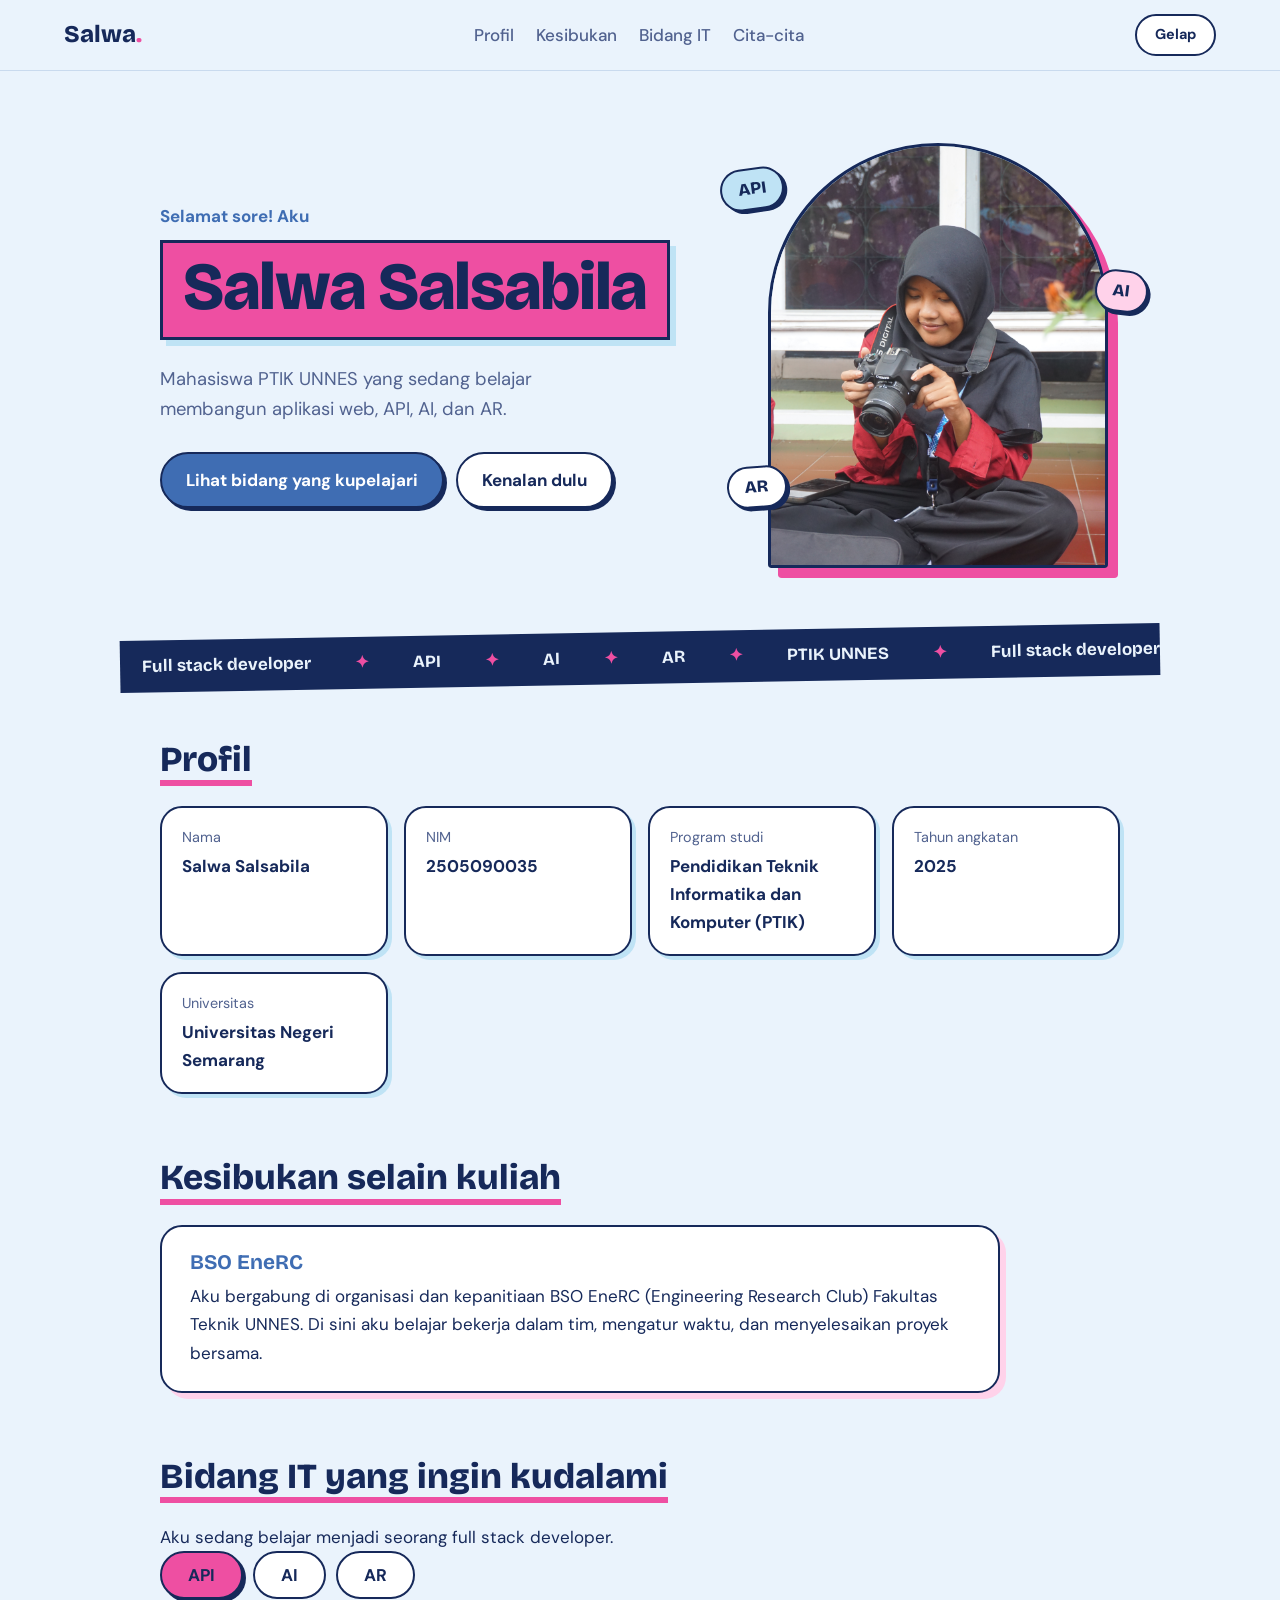
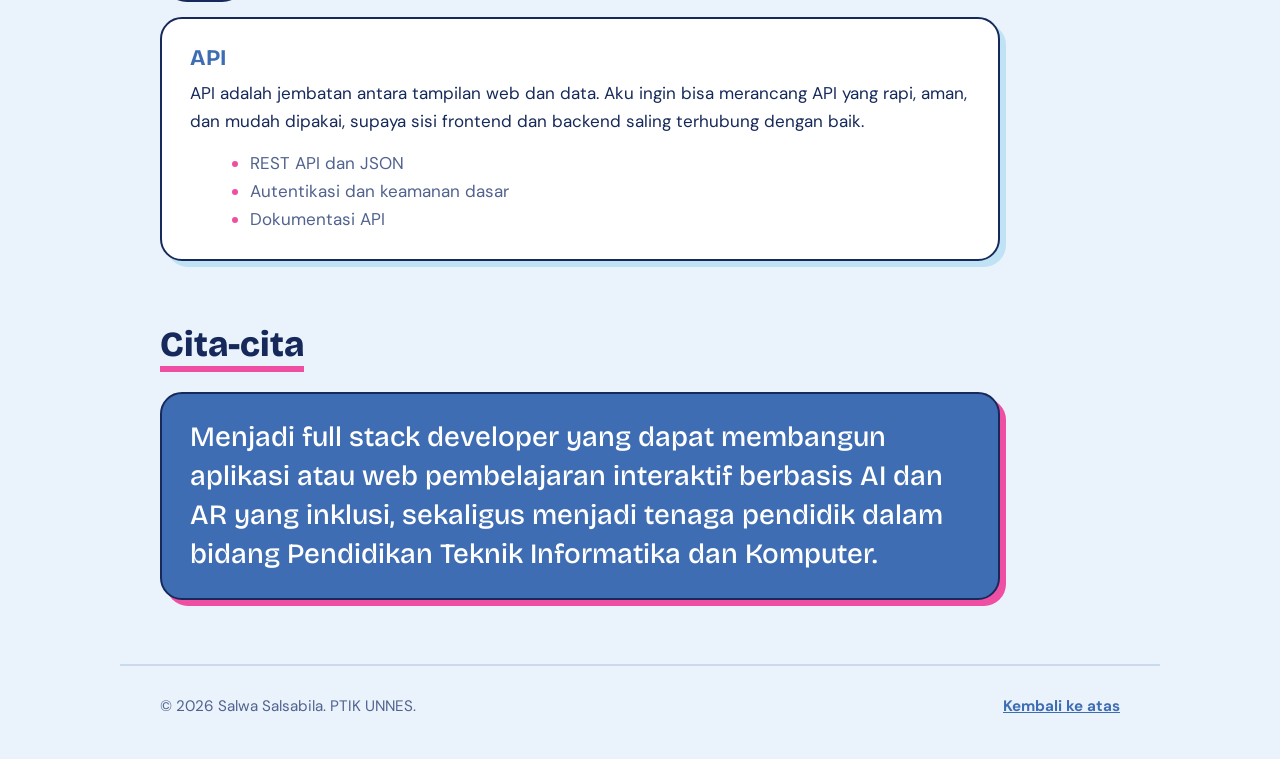
<file: index.html>
<!DOCTYPE html>
<html lang="id">
<head>
  <meta charset="UTF-8">
  <meta name="viewport" content="width=device-width, initial-scale=1">
  <title>Salwa Salsabila</title>
  <meta name="description" content="Salwa Salsabila, mahasiswa PTIK UNNES yang ingin menjadi full stack developer.">
  <link rel="preconnect" href="https://fonts.googleapis.com">
  <link rel="preconnect" href="https://fonts.gstatic.com" crossorigin>
  <link href="https://fonts.googleapis.com/css2?family=Bricolage+Grotesque:wght@500;700;800&family=DM+Sans:wght@400;500;700&display=swap" rel="stylesheet">
  <link rel="stylesheet" href="style.css">
</head>
<body>
  <header class="nav">
    <a class="brand" href="#beranda">Salwa<span>.</span></a>
    <nav>
      <a href="#profil">Profil</a>
      <a href="#kesibukan">Kesibukan</a>
      <a href="#bidang">Bidang IT</a>
      <a href="#cita-cita">Cita-cita</a>
    </nav>
    <button id="themeBtn" class="theme" aria-label="Ganti tema terang atau gelap">Gelap</button>
  </header>

  <main>
    <section class="hero" id="beranda">
      <div class="hero-text">
        <p id="greeting" class="greeting">Halo!</p>
        <h1>Salwa Salsabila</h1>
        <p class="lead">Mahasiswa PTIK UNNES yang sedang belajar membangun aplikasi web, API, AI, dan AR.</p>
        <div class="cta">
          <a class="btn primary" href="#bidang">Lihat bidang yang kupelajari</a>
          <a class="btn" href="#profil">Kenalan dulu</a>
        </div>
      </div>
      <div class="photo-wrap">
        <span class="chip c1">API</span>
        <span class="chip c2">AI</span>
        <span class="chip c3">AR</span>
      <figure class="photo">
        <img src="foto.JPG" alt="Foto Salwa Salsabila" onerror="this.parentElement.classList.add('empty'); this.remove();">
      </figure>
      </div>
    </section>

    <div class="marquee" aria-hidden="true"><div class="track"><span>Full stack developer</span><span>API</span><span>AI</span><span>AR</span><span>PTIK UNNES</span><span>Full stack developer</span><span>API</span><span>AI</span><span>AR</span><span>PTIK UNNES</span><span>Full stack developer</span><span>API</span><span>AI</span><span>AR</span><span>PTIK UNNES</span><span>Full stack developer</span><span>API</span><span>AI</span><span>AR</span><span>PTIK UNNES</span></div></div>

    <section class="block" id="profil">
      <h2>Profil</h2>
      <dl class="facts">
        <div><dt>Nama</dt><dd>Salwa Salsabila</dd></div>
        <div><dt>NIM</dt><dd>2505090035</dd></div>
        <div><dt>Program studi</dt><dd>Pendidikan Teknik Informatika dan Komputer (PTIK)</dd></div>
        <div><dt>Tahun angkatan</dt><dd>2025</dd></div>
        <div><dt>Universitas</dt><dd>Universitas Negeri Semarang</dd></div>
      </dl>
    </section>

    <section class="block" id="kesibukan">
      <h2>Kesibukan selain kuliah</h2>
      <div class="panel">
        <h3>BSO EneRC</h3>
        <p>Aku bergabung di organisasi dan kepanitiaan BSO EneRC (Engineering Research Club) Fakultas Teknik UNNES. Di sini aku belajar bekerja dalam tim, mengatur waktu, dan menyelesaikan proyek bersama.</p>
      </div>
    </section>

    <section class="block" id="bidang">
      <h2>Bidang IT yang ingin kudalami</h2>
      <p>Aku sedang belajar menjadi seorang full stack developer.</p>
      <div class="tabs" role="tablist" aria-label="Bidang IT">
        <button role="tab" aria-selected="true" aria-controls="p-api" id="t-api" class="tab active">API</button>
        <button role="tab" aria-selected="false" aria-controls="p-ai" id="t-ai" class="tab">AI</button>
        <button role="tab" aria-selected="false" aria-controls="p-ar" id="t-ar" class="tab">AR</button>
      </div>
      <div class="tabpanel" id="p-api" role="tabpanel" aria-labelledby="t-api">
        <h3>API</h3>
        <p>API adalah jembatan antara tampilan web dan data. Aku ingin bisa merancang API yang rapi, aman, dan mudah dipakai, supaya sisi frontend dan backend saling terhubung dengan baik.</p>
        <ul><li>REST API dan JSON</li><li>Autentikasi dan keamanan dasar</li><li>Dokumentasi API</li></ul>
      </div>
      <div class="tabpanel" id="p-ai" role="tabpanel" aria-labelledby="t-ai" hidden>
        <h3>AI</h3>
        <p>Aku tertarik memakai AI untuk membuat aplikasi lebih membantu penggunanya, misalnya asisten belajar dan fitur yang bisa memahami pertanyaan pengguna.</p>
        <ul><li>Integrasi model AI lewat API</li><li>Prompt engineering</li><li>Dasar machine learning</li></ul>
      </div>
      <div class="tabpanel" id="p-ar" role="tabpanel" aria-labelledby="t-ar" hidden>
        <h3>AR</h3>
        <p>Augmented reality membuat materi yang sulit dibayangkan jadi bisa dilihat langsung. Aku ingin membuat pengalaman AR yang berguna untuk belajar.</p>
        <ul><li>AR berbasis web</li><li>Model 3D dasar</li><li>Interaksi dan antarmuka AR</li></ul>
      </div>
    </section>

    <section class="block" id="cita-cita">
      <h2>Cita-cita</h2>
      <blockquote>Menjadi full stack developer yang dapat membangun aplikasi atau web pembelajaran interaktif berbasis AI dan AR yang inklusi, sekaligus menjadi tenaga pendidik dalam bidang Pendidikan Teknik Informatika dan Komputer.</blockquote>
    </section>
  </main>

  <footer>
    <p>&copy; <span id="year">2026</span> Salwa Salsabila. PTIK UNNES.</p>
    <a href="#beranda" class="top">Kembali ke atas</a>
  </footer>

  <script src="script.js"></script>
</body>
</html>
</file>
<file: style.css>
:root{
  --bg:#EAF3FC; --surface:#FFFFFF; --ink:#16295A; --muted:#51628F;
  --blue:#3F6DB3; --pink:#EE4FA2; --pink-soft:#FFD2EA; --sky:#BFE3F5; --line:#C9DAEE;
  --on-blue:#FFFFFF; --radius:22px;
}
:root[data-theme="dark"]{
  --bg:#17305F; --surface:#21407A; --ink:#FFFFFF; --muted:#BCD0F0;
  --blue:#8FB4F0; --pink:#FF6DB8; --pink-soft:#5A2D69; --sky:#2F5593; --line:#35599A;
  --on-blue:#102349;
}
*{box-sizing:border-box;margin:0}
html{scroll-behavior:smooth;scroll-padding-top:84px}
body{font-family:"DM Sans",system-ui,sans-serif;background:var(--bg);color:var(--ink);line-height:1.65;font-size:17px;transition:background .3s,color .3s}
h1,h2,h3,.brand{font-family:"Bricolage Grotesque","DM Sans",sans-serif;line-height:1.15}
a{color:inherit}
:focus-visible{outline:3px solid var(--pink);outline-offset:3px;border-radius:6px}

.nav{position:sticky;top:0;z-index:10;display:flex;align-items:center;justify-content:space-between;gap:16px;padding:14px clamp(20px,5vw,64px);background:color-mix(in srgb,var(--bg) 88%,transparent);backdrop-filter:blur(10px);border-bottom:1px solid var(--line)}
.brand{font-size:1.5rem;font-weight:800;text-decoration:none}
.brand span{color:var(--pink)}
.nav nav{display:flex;gap:22px}
.nav nav a{text-decoration:none;color:var(--muted);font-weight:500}
.nav nav a:hover{color:var(--pink)}
.theme{font:inherit;font-size:.9rem;font-weight:700;color:var(--ink);background:var(--surface);border:2px solid var(--ink);border-radius:999px;padding:7px 18px;cursor:pointer}
.theme:hover{background:var(--pink-soft)}

main{max-width:1040px;margin:0 auto;padding:0 clamp(20px,5vw,40px)}

.hero{display:grid;grid-template-columns:1.2fr .8fr;align-items:center;gap:48px;padding:72px 0 64px}
.greeting{color:var(--blue);font-weight:700;margin-bottom:10px}

.hero h1{display:inline-block;font-size:clamp(2.3rem,6.5vw,4.2rem);font-weight:800;letter-spacing:-.02em;color:#16295A;background:var(--pink);border:3px solid #16295A;padding:6px 20px 10px;box-shadow:6px 6px 0 var(--sky)}
.lead{max-width:34ch;color:var(--muted);font-size:1.15rem;margin:24px 0 28px}
.cta{display:flex;flex-wrap:wrap;gap:12px}
.btn{display:inline-block;text-decoration:none;font-weight:700;padding:12px 24px;border-radius:999px;border:2px solid var(--ink);background:var(--surface);box-shadow:3px 3px 0 var(--ink);transition:transform .15s,box-shadow .15s}
.btn:hover{transform:translate(-2px,-2px);box-shadow:5px 5px 0 var(--ink)}
.btn.primary{background:var(--blue);color:var(--on-blue)}

.photo-wrap{position:relative;max-width:340px;justify-self:center;width:100%}
.photo{position:relative;aspect-ratio:4/5;border-radius:999px 999px var(--radius) var(--radius);overflow:hidden;background:var(--sky);border:3px solid var(--ink);box-shadow:10px 10px 0 var(--pink)}
.photo img{width:100%;height:100%;object-fit:cover;display:block}
.photo figcaption{display:none}
.photo.empty{display:grid;place-items:center;text-align:center;color:var(--blue);font-weight:700;padding:24px}
.photo.empty figcaption{display:block}
.photo small{font-weight:400;color:var(--muted)}
.chip{position:absolute;z-index:2;font-family:"Bricolage Grotesque",sans-serif;font-weight:800;padding:5px 16px;border-radius:999px;border:2px solid var(--ink);background:var(--surface);color:#16295A;box-shadow:3px 3px 0 var(--ink)}
.c1{top:6%;left:-14%;background:var(--sky);transform:rotate(-8deg)}
.c2{top:30%;right:-12%;background:var(--pink-soft);color:#16295A;transform:rotate(7deg)}
.c3{bottom:14%;left:-12%;background:#fff;transform:rotate(-4deg)}
:root[data-theme="dark"] .c2{background:#FFD2EA}
:root[data-theme="dark"] .c1{background:#BFE3F5}

.marquee{overflow:hidden;background:var(--ink);color:var(--bg);margin:0 calc(-1 * clamp(20px,5vw,40px));padding:12px 0;transform:rotate(-1deg)}
:root[data-theme="dark"] .marquee{background:var(--pink);color:#16295A}
.track{display:flex;width:max-content;animation:geser 40s linear infinite}
.track span{font-family:"Bricolage Grotesque",sans-serif;font-weight:700;padding:0 22px;white-space:nowrap}
.track span::after{content:"\2726";margin-left:44px;color:var(--pink)}
:root[data-theme="dark"] .track span::after{color:#fff}
@keyframes geser{to{transform:translateX(-50%)}}

.block{padding:56px 0 8px}
.block h2{font-size:clamp(1.6rem,4vw,2.2rem);font-weight:800;margin-bottom:20px;display:inline-block;border-bottom:6px solid var(--pink)}
.sub{color:var(--muted);margin:0 0 20px;max-width:60ch}

.facts{display:grid;grid-template-columns:repeat(auto-fit,minmax(220px,1fr));gap:16px}
.facts div{background:var(--surface);border:2px solid var(--ink);border-radius:var(--radius);padding:18px 20px;box-shadow:4px 4px 0 var(--sky)}
.facts dt{font-size:.9rem;color:var(--muted)}
.facts dd{font-weight:700;margin-top:2px}

.panel{background:var(--surface);border:2px solid var(--ink);border-radius:var(--radius);padding:24px 28px;max-width:70ch;box-shadow:6px 6px 0 var(--pink-soft)}
.panel h3{margin-bottom:8px;font-size:1.3rem;color:var(--blue)}

.tabs{display:flex;gap:10px;margin-bottom:18px}
.tab{font:inherit;font-weight:700;color:var(--ink);background:var(--surface);border:2px solid var(--ink);border-radius:999px;padding:8px 26px;cursor:pointer;transition:background .2s}
.tab:hover{background:var(--pink-soft)}
.tab.active{background:var(--pink);color:#16295A;box-shadow:3px 3px 0 var(--ink)}
.tabpanel{background:var(--surface);border:2px solid var(--ink);border-radius:var(--radius);padding:26px 28px;max-width:70ch;box-shadow:6px 6px 0 var(--sky)}
.tabpanel:not([hidden]){animation:swap .3s ease}
.tabpanel h3{font-size:1.4rem;margin-bottom:8px;color:var(--blue)}
.tabpanel ul{margin:14px 0 0 20px;color:var(--muted)}
.tabpanel li::marker{color:var(--pink)}
@keyframes swap{from{opacity:0;transform:translateY(6px)}to{opacity:1;transform:none}}

blockquote{font-family:"Bricolage Grotesque",sans-serif;font-size:clamp(1.25rem,3vw,1.75rem);font-weight:500;line-height:1.4;max-width:30em;padding:24px 28px;background:var(--blue);color:var(--on-blue);border:2px solid var(--ink);border-radius:var(--radius);box-shadow:6px 6px 0 var(--pink)}

footer{max-width:1040px;margin:56px auto 0;padding:28px clamp(20px,5vw,40px) 40px;border-top:2px solid var(--line);display:flex;justify-content:space-between;flex-wrap:wrap;gap:10px;color:var(--muted);font-size:.95rem}
.top{color:var(--blue);font-weight:700}

@media (max-width:760px){
  .nav nav{display:none}
  .hero{grid-template-columns:1fr;padding-top:40px}
  .photo-wrap{max-width:280px}
  .c1,.c3{left:-6%}.c2{right:-6%}
}
@media (prefers-reduced-motion:reduce){
  html{scroll-behavior:auto}
  *{animation:none!important;transition:none!important}
}
</file>
